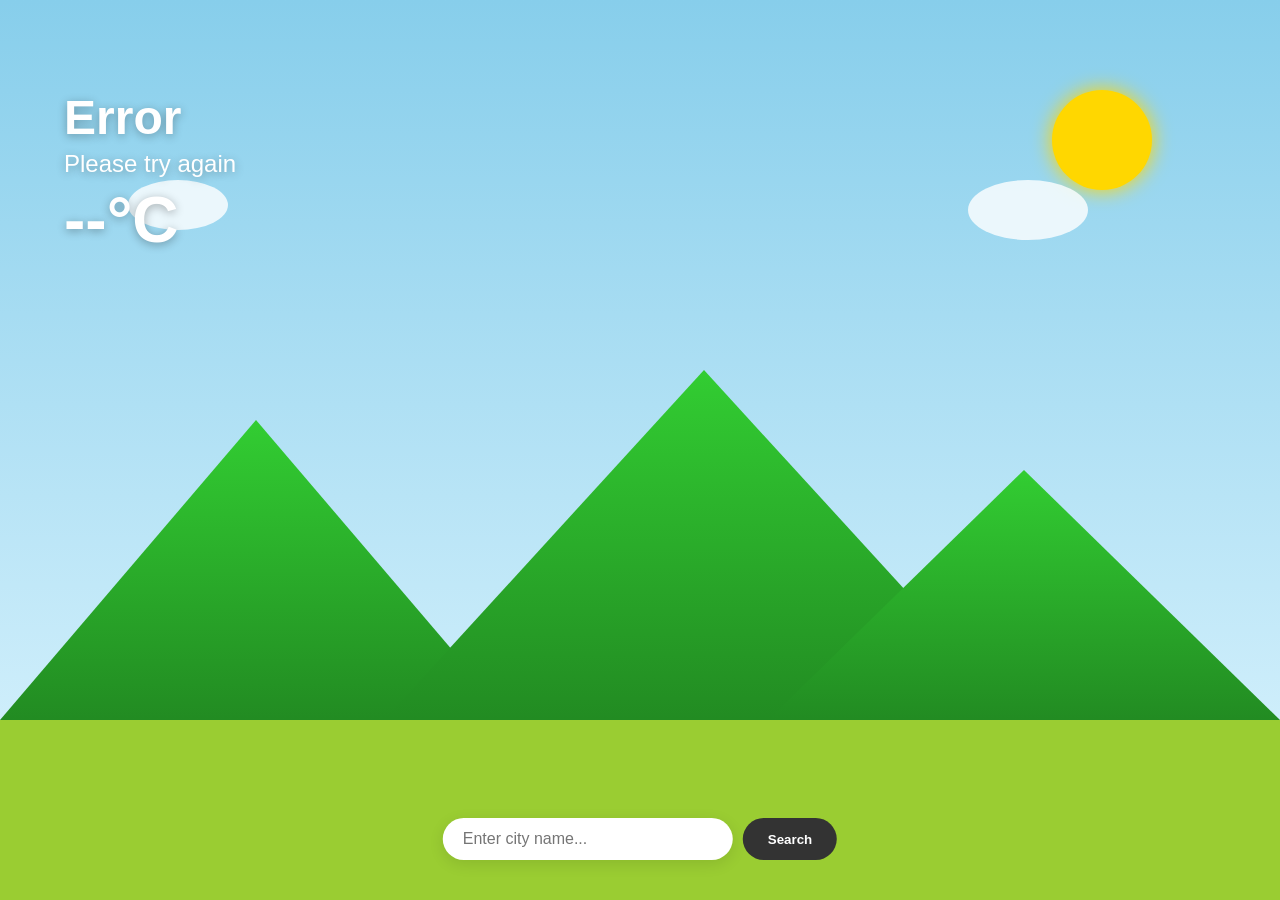
<file: index.html>
<!DOCTYPE html>
<html lang="en">
<head>
    <meta charset="UTF-8">
    <meta name="viewport" content="width=device-width, initial-scale=1.0">
    <title>Temperature Adventure</title>
    <link rel="stylesheet" href="styles.css">
</head>
<body>
    <div class="scene">
        <div class="sky"></div>
        <div class="sun"></div>
        <div class="mountain mountain1"></div>
        <div class="mountain mountain2"></div>
        <div class="mountain mountain3"></div>
        <div class="landscape"></div>
        <div class="clouds">
            <div class="cloud cloud1"></div>
            <div class="cloud cloud2"></div>
        </div>
        <div class="snow" id="snow"></div>
        <div class="birds" id="birds">
            <div class="bird bird1">🐦</div>
            <div class="bird bird2">🐦</div>
        </div>
    </div>
    <div class="weather-info" id="weather-info">
        <h1 id="city-name">Loading...</h1>
        <p id="weather-desc">Searching for clear skies</p>
        <span id="temp-value">--°C</span>
    </div>

    <div class="search-container">
        <input type="text" id="city-input" placeholder="Enter city name..." aria-label="City Name">
        <button id="search-btn">Search</button>
    </div>
    <script src="script.js"></script>
</body>
</html>
</file>
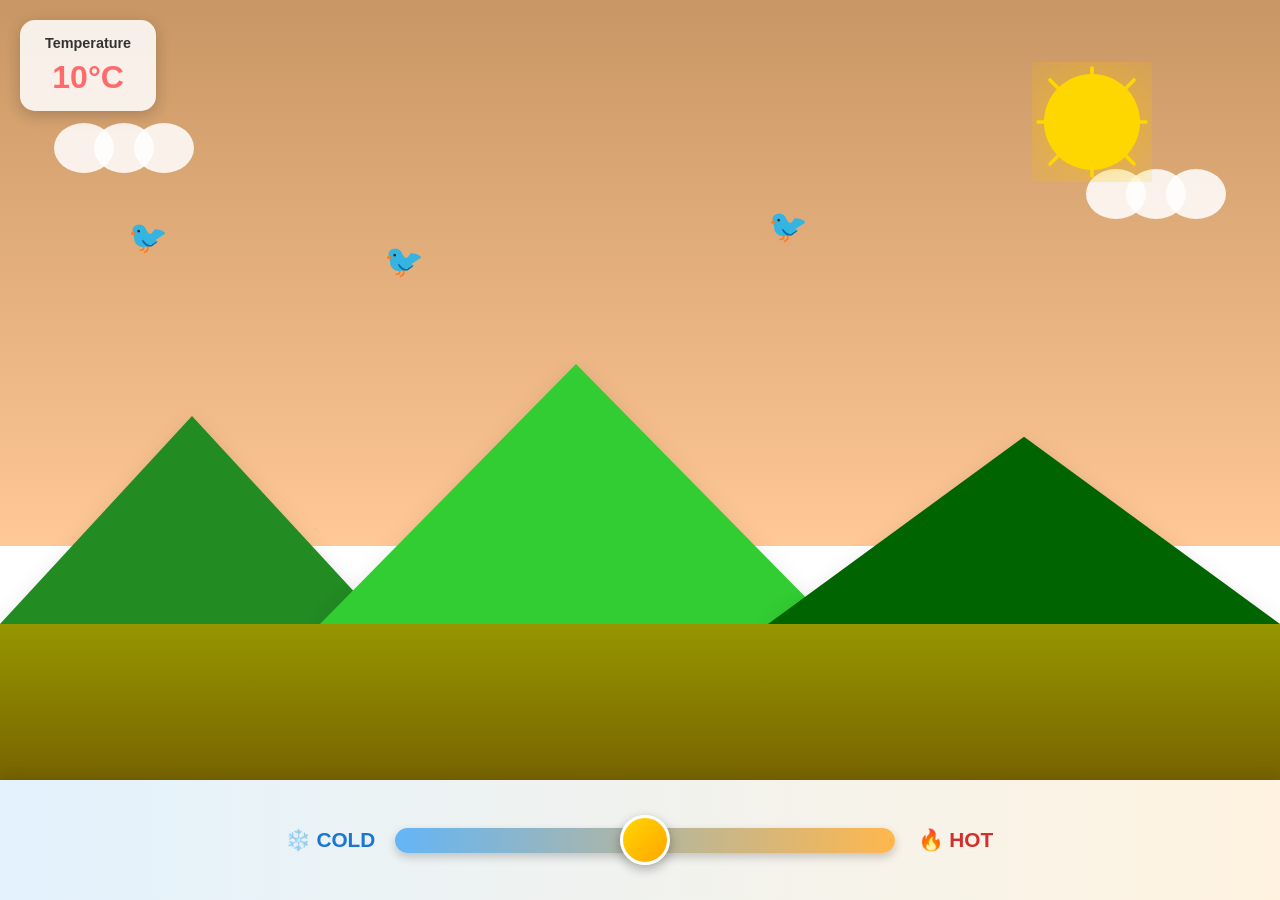
<file: temperature/index.html>
<!DOCTYPE html>
<html lang="en">
<head>
    <meta charset="UTF-8">
    <meta name="viewport" content="width=device-width, initial-scale=1.0">
    <title>Temperature Adventure - Interactive Cartoon</title>
    <link rel="stylesheet" href="styles.css">
</head>
<body>
    <div class="container">
        <!-- Main Scene -->
        <div class="scene">
            <!-- Sky -->
            <div class="sky"></div>
            
            <!-- Sun -->
            <svg class="sun-svg" viewBox="0 0 100 100">
                <circle class="sun" cx="50" cy="50" r="40"/>
                <g class="sun-rays">
                    <line x1="50" y1="5" x2="50" y2="15" stroke-width="3"/>
                    <line x1="85" y1="15" x2="78" y2="22" stroke-width="3"/>
                    <line x1="95" y1="50" x2="85" y2="50" stroke-width="3"/>
                    <line x1="85" y1="85" x2="78" y2="78" stroke-width="3"/>
                    <line x1="50" y1="95" x2="50" y2="85" stroke-width="3"/>
                    <line x1="15" y1="85" x2="22" y2="78" stroke-width="3"/>
                    <line x1="5" y1="50" x2="15" y2="50" stroke-width="3"/>
                    <line x1="15" y1="15" x2="22" y2="22" stroke-width="3"/>
                </g>
            </svg>
            
            <!-- Clouds Container -->
            <div class="clouds-container">
                <div class="cloud cloud-1">
                    <div class="cloud-part"></div>
                    <div class="cloud-part"></div>
                    <div class="cloud-part"></div>
                </div>
                <div class="cloud cloud-2">
                    <div class="cloud-part"></div>
                    <div class="cloud-part"></div>
                    <div class="cloud-part"></div>
                </div>
            </div>
            
            <!-- Birds -->
            <div class="birds-container" id="birds-container">
                <div class="bird bird-1">🐦</div>
                <div class="bird bird-2">🐦</div>
                <div class="bird bird-3">🐦</div>
            </div>
            
            <!-- Snowflakes -->
            <div class="snowflakes-container" id="snowflakes">
                <div class="snowflake">❄️</div>
                <div class="snowflake">❄️</div>
                <div class="snowflake">❄️</div>
                <div class="snowflake">❄️</div>
                <div class="snowflake">❄️</div>
                <div class="snowflake">❄️</div>
                <div class="snowflake">❄️</div>
                <div class="snowflake">❄️</div>
            </div>
            
            <!-- Mountains -->
            <svg class="mountains" viewBox="0 0 1000 300" preserveAspectRatio="none">
                <!-- Mountain 1 -->
                <polygon class="mountain mountain-1" points="0,300 150,100 300,300"/>
                <!-- Mountain 2 -->
                <polygon class="mountain mountain-2" points="250,300 450,50 650,300"/>
                <!-- Mountain 3 -->
                <polygon class="mountain mountain-3" points="600,300 800,120 1000,300"/>
                <!-- Snow caps -->
                <polygon class="snowcap snowcap-1" points="150,100 130,150 170,150"/>
                <polygon class="snowcap snowcap-2" points="450,50 400,130 500,130"/>
                <polygon class="snowcap snowcap-3" points="800,120 770,180 830,180"/>
            </svg>
            
            <!-- Landscape/Ground -->
            <div class="landscape"></div>
            
            <!-- Temperature Display -->
            <div class="temperature-display" id="temperature-display">
                <span id="temp-label">Temperature</span>
                <span id="temp-value">20°C</span>
            </div>
        </div>
        
        <!-- Slider Control -->
        <div class="slider-container">
            <div class="slider-label cold">❄️ COLD</div>
            <input type="range" id="temperature-slider" class="slider" min="0" max="100" value="50" aria-label="Temperature slider">
            <div class="slider-label hot">🔥 HOT</div>
        </div>
    </div>
    
    <script src="script.js"></script>
</body>
</html>
</file>
<file: styles.css>
/* CSS Variables for dynamic colors */
:root {
    --sky-color: linear-gradient(to bottom, #87CEEB, #E0F6FF);
    --sun-color: #FFD700;
    --sun-shadow: 0 0 20px #FFD700;
    --mountain-color1: #228B22;
    --mountain-color2: #32CD32;
    --mountain-color3: #006400;
    --landscape-color: #9ACD32;
    --cloud-color: rgba(255, 255, 255, 0.8);
    --snow-opacity: 0;
    --birds-opacity: 0;
}

body {
    margin: 0;
    padding: 0;
    font-family: 'Segoe UI', Tahoma, Geneva, Verdana, sans-serif;
    overflow: hidden;
    height: 100vh;
    display: flex;
    flex-direction: column;
    background: var(--sky-color);
    transition: background 1s ease;
}

.scene {
    flex: 1;
    position: relative;
    overflow: hidden;
}

.sky {
    position: absolute;
    top: 0;
    left: 0;
    width: 100%;
    height: 100%;
    background: var(--sky-color);
    transition: background 1s ease;
}

.sun {
    position: absolute;
    top: 10%;
    right: 10%;
    width: 100px;
    height: 100px;
    background: var(--sun-color);
    border-radius: 50%;
    box-shadow: var(--sun-shadow);
    transition: background 1s ease, box-shadow 1s ease, top 2s ease;
}

.mountain {
    position: absolute;
    bottom: 20%;
    background: linear-gradient(to top, var(--mountain-color1), var(--mountain-color2));
    clip-path: polygon(0% 100%, 50% 0%, 100% 100%);
    transition: background 1s ease;
}

.mountain1 {
    left: 0;
    width: 40%;
    height: 300px;
}

.mountain2 {
    left: 30%;
    width: 50%;
    height: 350px;
}

.mountain3 {
    left: 60%;
    width: 40%;
    height: 250px;
}

.landscape {
    position: absolute;
    bottom: 0;
    left: 0;
    width: 100%;
    height: 20%;
    background: var(--landscape-color);
    transition: background 1s ease;
}

/* Weather Info Overlay */
.weather-info {
    position: absolute;
    top: 10%;
    left: 5%;
    color: white;
    text-shadow: 0 2px 10px rgba(0,0,0,0.3);
    pointer-events: none;
    z-index: 10;
}

.weather-info h1 {
    font-size: 3em;
    margin: 0;
}

.weather-info p {
    font-size: 1.5em;
    margin: 5px 0;
}

#temp-value {
    font-size: 4em;
    font-weight: bold;
}

/* Search Container */
.search-container {
    position: absolute;
    bottom: 40px;
    left: 50%;
    transform: translateX(-50%);
    display: flex;
    gap: 10px;
    z-index: 100;
}

#city-input {
    padding: 12px 20px;
    border-radius: 25px;
    border: none;
    width: 250px;
    box-shadow: 0 4px 15px rgba(0,0,0,0.1);
    font-size: 1rem;
    outline: none;
}

#search-btn {
    padding: 12px 25px;
    border-radius: 25px;
    border: none;
    background: #333;
    color: white;
    cursor: pointer;
    font-weight: bold;
    transition: background 0.3s;
}

#search-btn:hover {
    background: #555;
}

/* Animations */
.clouds {
    position: absolute;
    top: 20%;
    width: 100%;
    height: 20%;
}

.cloud {
    position: absolute;
    background: var(--cloud-color);
    border-radius: 50%;
    animation: float 15s ease-in-out infinite;
}

.cloud1 { left: 10%; width: 100px; height: 50px; }
.cloud2 { right: 15%; width: 120px; height: 60px; animation-delay: 2s; }

@keyframes float {
    0%, 100% { transform: translateX(0); }
    50% { transform: translateX(30px); }
}

.snow {
    position: absolute;
    top: 0;
    left: 0;
    width: 100%;
    height: 100%;
    opacity: var(--snow-opacity);
    transition: opacity 1s ease;
    pointer-events: none;
}

.snow::before, .snow::after {
    content: '❄️';
    position: absolute;
    font-size: 2em;
    animation: fall 10s linear infinite;
}

@keyframes fall {
    0% { transform: translateY(-100px); opacity: 0; }
    10% { opacity: 1; }
    90% { opacity: 1; }
    100% { transform: translateY(100vh); opacity: 0; }
}

.birds {
    position: absolute;
    top: 30%;
    width: 100%;
    height: 20%;
    opacity: var(--birds-opacity);
    transition: opacity 1s ease;
}

.bird {
    position: absolute;
    font-size: 2em;
    animation: fly 10s ease-in-out infinite;
}

@keyframes fly {
    0% { transform: translate(0, 0); }
    50% { transform: translate(200px, -50px); }
    100% { transform: translate(400px, 0); }
}

/* Responsive */
@media (max-width: 600px) {
    .weather-info h1 { font-size: 2em; }
    #temp-value { font-size: 3em; }
    #city-input { width: 150px; }
}
</file>
<file: temperature/styles.css>
* {
    margin: 0;
    padding: 0;
    box-sizing: border-box;
}

body {
    width: 100%;
    height: 100vh;
    font-family: 'Arial', 'Segoe UI', sans-serif;
    overflow: hidden;
    background: #fff;
}

.container {
    display: flex;
    flex-direction: column;
    width: 100%;
    height: 100%;
}

/* Scene Container */
.scene {
    flex: 1;
    position: relative;
    overflow: hidden;
}

/* Sky Background */
.sky {
    position: absolute;
    top: 0;
    left: 0;
    width: 100%;
    height: 70%;
    background: linear-gradient(to bottom, #87CEEB, #E0F6FF);
    transition: background 0.8s ease;
    z-index: 1;
}

/* Sun */
.sun-svg {
    position: absolute;
    top: 8%;
    right: 10%;
    width: 120px;
    height: 120px;
    z-index: 5;
    transition: filter 0.8s ease;
}

.sun {
    fill: #FFD700;
    transition: fill 0.8s ease;
    filter: drop-shadow(0 0 30px #FFD700);
}

.sun-rays line {
    stroke: #FFD700;
    transition: stroke 0.8s ease, filter 0.8s ease;
    filter: drop-shadow(0 0 10px #FFD700);
    stroke-linecap: round;
}

/* Clouds */
.clouds-container {
    position: absolute;
    top: 15%;
    width: 100%;
    height: 20%;
    z-index: 3;
    transition: opacity 0.8s ease;
}

.cloud {
    position: absolute;
    display: flex;
    gap: -10px;
}

.cloud-part {
    width: 60px;
    height: 50px;
    background: rgba(255, 255, 255, 0.85);
    border-radius: 50%;
    margin: -10px;
}

.cloud-1 {
    left: 5%;
    top: 10%;
    animation: float 6s ease-in-out infinite;
}

.cloud-2 {
    right: 5%;
    top: 40%;
    animation: float 8s ease-in-out infinite;
    animation-delay: 2s;
}

@keyframes float {
    0%, 100% {
        transform: translateX(0);
    }
    50% {
        transform: translateX(40px);
    }
}

/* Birds */
.birds-container {
    position: absolute;
    top: 25%;
    width: 100%;
    height: 15%;
    z-index: 4;
    opacity: 1;
    transition: opacity 0.8s ease;
}

.bird {
    position: absolute;
    font-size: 2em;
    animation: fly 8s linear infinite;
}

.bird-1 {
    left: 10%;
    top: 20%;
    animation-delay: 0s;
}

.bird-2 {
    left: 30%;
    top: 40%;
    animation-delay: 2s;
}

.bird-3 {
    left: 60%;
    top: 10%;
    animation-delay: 4s;
}

@keyframes fly {
    0% {
        transform: translateX(-100px) translateY(0);
        opacity: 0;
    }
    10% {
        opacity: 1;
    }
    90% {
        opacity: 1;
    }
    100% {
        transform: translateX(calc(100vw + 100px)) translateY(30px);
        opacity: 0;
    }
}

/* Snowflakes */
.snowflakes-container {
    position: absolute;
    top: 0;
    left: 0;
    width: 100%;
    height: 100%;
    z-index: 2;
    opacity: 0;
    transition: opacity 0.8s ease;
    pointer-events: none;
}

.snowflake {
    position: absolute;
    font-size: 2.5em;
    animation: snowfall 8s linear infinite;
    text-shadow: 0 0 5px rgba(255, 255, 255, 0.8);
}

.snowflake:nth-child(1) {
    left: 10%;
    animation-delay: 0s;
}

.snowflake:nth-child(2) {
    left: 20%;
    animation-delay: 1s;
}

.snowflake:nth-child(3) {
    left: 30%;
    animation-delay: 2s;
}

.snowflake:nth-child(4) {
    left: 40%;
    animation-delay: 3s;
}

.snowflake:nth-child(5) {
    left: 50%;
    animation-delay: 4s;
}

.snowflake:nth-child(6) {
    left: 60%;
    animation-delay: 5s;
}

.snowflake:nth-child(7) {
    left: 70%;
    animation-delay: 6s;
}

.snowflake:nth-child(8) {
    left: 80%;
    animation-delay: 7s;
}

@keyframes snowfall {
    0% {
        transform: translateY(-50px) rotateZ(0deg);
        opacity: 1;
    }
    100% {
        transform: translateY(100vh) rotateZ(360deg);
        opacity: 0.3;
    }
}

/* Mountains */
.mountains {
    position: absolute;
    bottom: 20%;
    left: 0;
    width: 100%;
    height: 40%;
    z-index: 4;
}

.mountain {
    transition: fill 0.8s ease;
    filter: drop-shadow(0 4px 8px rgba(0, 0, 0, 0.1));
}

.mountain-1 {
    fill: #228B22;
}

.mountain-2 {
    fill: #32CD32;
}

.mountain-3 {
    fill: #006400;
}

.snowcap {
    fill: #FFFFFF;
    transition: opacity 0.8s ease;
    opacity: 0;
}

/* Landscape/Ground */
.landscape {
    position: absolute;
    bottom: 0;
    left: 0;
    width: 100%;
    height: 20%;
    background: linear-gradient(to bottom, #9ACD32, #7CB342);
    transition: background 0.8s ease;
    z-index: 3;
}

/* Temperature Display */
.temperature-display {
    position: absolute;
    top: 20px;
    left: 20px;
    z-index: 10;
    background: rgba(255, 255, 255, 0.85);
    padding: 15px 25px;
    border-radius: 15px;
    box-shadow: 0 4px 15px rgba(0, 0, 0, 0.2);
    font-weight: bold;
    display: flex;
    flex-direction: column;
    align-items: center;
    gap: 8px;
}

#temp-label {
    font-size: 0.9em;
    color: #333;
}

#temp-value {
    font-size: 2em;
    color: #FF6B6B;
}

/* Slider Container */
.slider-container {
    height: 120px;
    background: linear-gradient(to right, #E3F2FD, #FFF3E0);
    display: flex;
    align-items: center;
    justify-content: center;
    gap: 20px;
    padding: 20px;
    box-shadow: 0 -4px 15px rgba(0, 0, 0, 0.1);
    z-index: 100;
}

.slider-label {
    font-size: 1.3em;
    font-weight: bold;
    color: #333;
    min-width: 80px;
    text-align: center;
}

.slider-label.cold {
    color: #1976D2;
}

.slider-label.hot {
    color: #D32F2F;
}

/* Slider Styling */
.slider {
    width: 60%;
    max-width: 500px;
    height: 25px;
    border-radius: 15px;
    background: linear-gradient(to right, #64B5F6, #FFB74D);
    outline: none;
    -webkit-appearance: none;
    appearance: none;
    cursor: pointer;
    box-shadow: 0 4px 10px rgba(0, 0, 0, 0.2);
}

/* Webkit browsers (Chrome, Safari, Edge) */
.slider::-webkit-slider-thumb {
    -webkit-appearance: none;
    appearance: none;
    width: 50px;
    height: 50px;
    border-radius: 50%;
    background: linear-gradient(135deg, #FFD700, #FFA500);
    cursor: pointer;
    box-shadow: 0 4px 12px rgba(0, 0, 0, 0.3);
    border: 3px solid white;
    transition: transform 0.2s ease;
}

.slider::-webkit-slider-thumb:hover {
    transform: scale(1.1);
}

.slider::-webkit-slider-thumb:active {
    transform: scale(0.95);
}

/* Firefox */
.slider::-moz-range-thumb {
    width: 50px;
    height: 50px;
    border-radius: 50%;
    background: linear-gradient(135deg, #FFD700, #FFA500);
    cursor: pointer;
    box-shadow: 0 4px 12px rgba(0, 0, 0, 0.3);
    border: 3px solid white;
    transition: transform 0.2s ease;
}

.slider::-moz-range-thumb:hover {
    transform: scale(1.1);
}

.slider::-moz-range-thumb:active {
    transform: scale(0.95);
}

/* Responsive Design */
@media (max-width: 768px) {
    .slider-container {
        height: 100px;
        flex-direction: column;
        gap: 10px;
    }

    .slider {
        width: 85%;
    }

    .slider-label {
        font-size: 1em;
        min-width: 60px;
    }

    .temperature-display {
        top: 10px;
        left: 10px;
        padding: 10px 15px;
    }

    #temp-value {
        font-size: 1.5em;
    }

    .sun-svg {
        width: 80px;
        height: 80px;
        top: 5%;
        right: 5%;
    }
}

@media (max-width: 480px) {
    .slider-container {
        height: 90px;
    }

    .slider {
        width: 90%;
    }

    .slider-label {
        font-size: 0.85em;
    }

    .temperature-display {
        font-size: 0.85em;
        padding: 8px 12px;
    }

    #temp-value {
        font-size: 1.2em;
    }

    .sun-svg {
        width: 70px;
        height: 70px;
    }

    .cloud-part {
        width: 40px;
        height: 35px;
    }

    .bird {
        font-size: 1.5em;
    }

    .snowflake {
        font-size: 1.8em;
    }
}
</file>
